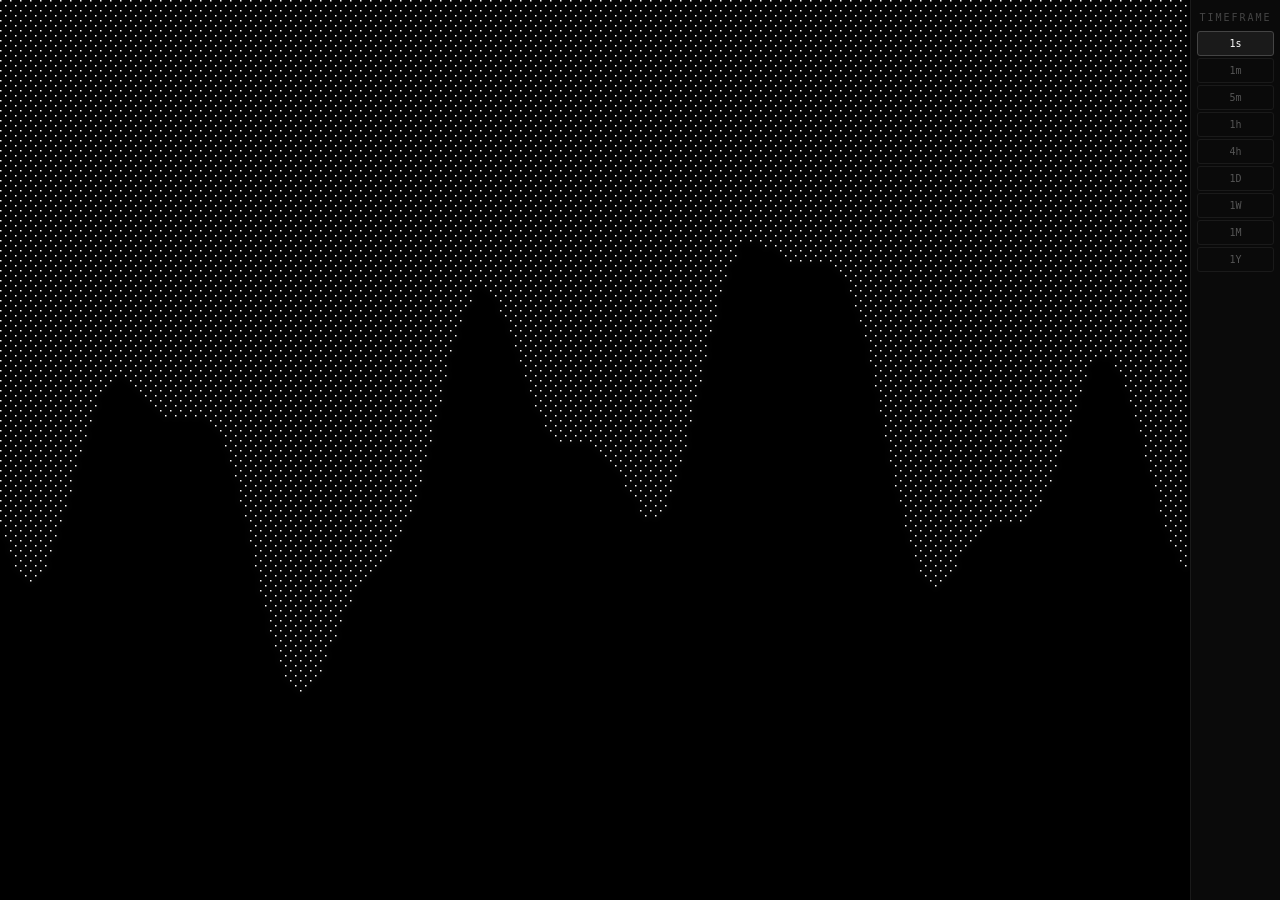
<file: dot-matrix-graph.html>
<!DOCTYPE html>
<html lang="en">
<head>
<meta charset="UTF-8">
<meta name="viewport" content="width=device-width, initial-scale=1.0">
<title>Dot-Matrix Graph</title>
<style>
*{margin:0;padding:0;box-sizing:border-box}
body{background:#000;display:flex;height:100vh;overflow:hidden;font-family:monospace}
canvas{display:block;filter:drop-shadow(0 0 3px rgba(255,255,255,.35))}
#graph-area{flex:1;position:relative}
#sidebar{width:90px;background:#0a0a0a;border-left:1px solid #1a1a1a;display:flex;flex-direction:column;padding:12px 6px;gap:2px;user-select:none}
#sidebar .label{color:#444;font-size:10px;text-align:center;margin-bottom:6px;letter-spacing:2px}
.ts-btn{background:transparent;border:1px solid #1a1a1a;color:#555;padding:6px 4px;font-size:10px;cursor:pointer;border-radius:3px;text-align:center;transition:all .15s;font-family:inherit}
.ts-btn:hover{border-color:#333;color:#999}
.ts-btn.active{background:#1a1a1a;color:#fff;border-color:#444}
</style>
</head>
<body>
<div id="graph-area"><canvas id="c"></canvas></div>
<div id="sidebar"><div class="label">TIMEFRAME</div></div>
<script>
const C=document.getElementById('c'),X=C.getContext('2d'),A=document.getElementById('graph-area'),S=document.getElementById('sidebar')
const TS=[{id:'1s',l:'1s',hz:3,sp:0.08,amp:0.9,w:6},{id:'1m',l:'1m',hz:1.5,sp:0.05,amp:0.8,w:10},{id:'5m',l:'5m',hz:0.8,sp:0.03,amp:0.7,w:14},{id:'1h',l:'1h',hz:0.3,sp:0.015,amp:0.6,w:20},{id:'4h',l:'4h',hz:0.12,sp:0.008,amp:0.5,w:28},{id:'1D',l:'1D',hz:0.04,sp:0.003,amp:0.4,w:40},{id:'1W',l:'1W',hz:0.015,sp:0.001,amp:0.3,w:55},{id:'1M',l:'1M',hz:0.004,sp:0.0004,amp:0.25,w:75},{id:'1Y',l:'1Y',hz:0.0008,sp:0.00008,amp:0.18,w:100}]
let cs=TS[0],pks=[],t=0,G=5
TS.forEach(ts=>{const b=document.createElement('button');b.className='ts-btn'+(ts===cs?' active':'');b.textContent=ts.l;b.onclick=()=>{document.querySelectorAll('.ts-btn').forEach(x=>x.classList.remove('active'));b.classList.add('active');cs=ts;pks=[]};S.appendChild(b)})
function R(){const r=A.getBoundingClientRect();C.width=r.width*devicePixelRatio;C.height=r.height*devicePixelRatio;C.style.width=r.width+'px';C.style.height=r.height+'px';X.scale(devicePixelRatio,devicePixelRatio)}
window.addEventListener('resize',R);R()
function Gs(x,c,w){return Math.exp(-((x-c)**2)/(2*w*w))}
function V(x,w){let v=Math.sin(x*.02+t*cs.hz)*.35+Math.sin(x*.007+t*cs.hz*.6)*.25+Math.sin(x*.05+t*cs.hz*1.3)*.1;for(const p of pks)v+=p.amp*Gs(x,p.c,p.w)*p.life;return v}
function Sp(w){if(Math.random()<cs.sp)pks.push({c:Math.random()*w,amp:cs.amp*(.4+Math.random()*.6),w:cs.w*(.5+Math.random()*.8),life:1,decay:.002+Math.random()*.006});for(let i=pks.length-1;i>=0;i--){pks[i].life-=pks[i].decay;if(pks[i].life<=0)pks.splice(i,1)}}
function D(){const w=A.getBoundingClientRect().width,h=A.getBoundingClientRect().height;R();X.clearRect(0,0,w,h);Sp(w);const my=h/2,cols=Math.floor(w/G),vals=new Float32Array(cols);for(let i=0;i<cols;i++)vals[i]=V(i*G,w);X.fillStyle='#fff';for(let cx=0;cx<cols;cx++){const wy=my-vals[cx]*my*.85,dr=Math.floor(wy/G);for(let ry=0;ry<dr;ry++){const y=ry*G;if((cx+ry)%2===0)X.fillRect(cx*G,y,1.5,1.5)}}t++;requestAnimationFrame(D)}
D()
</script>
</body>
</html>
</file>
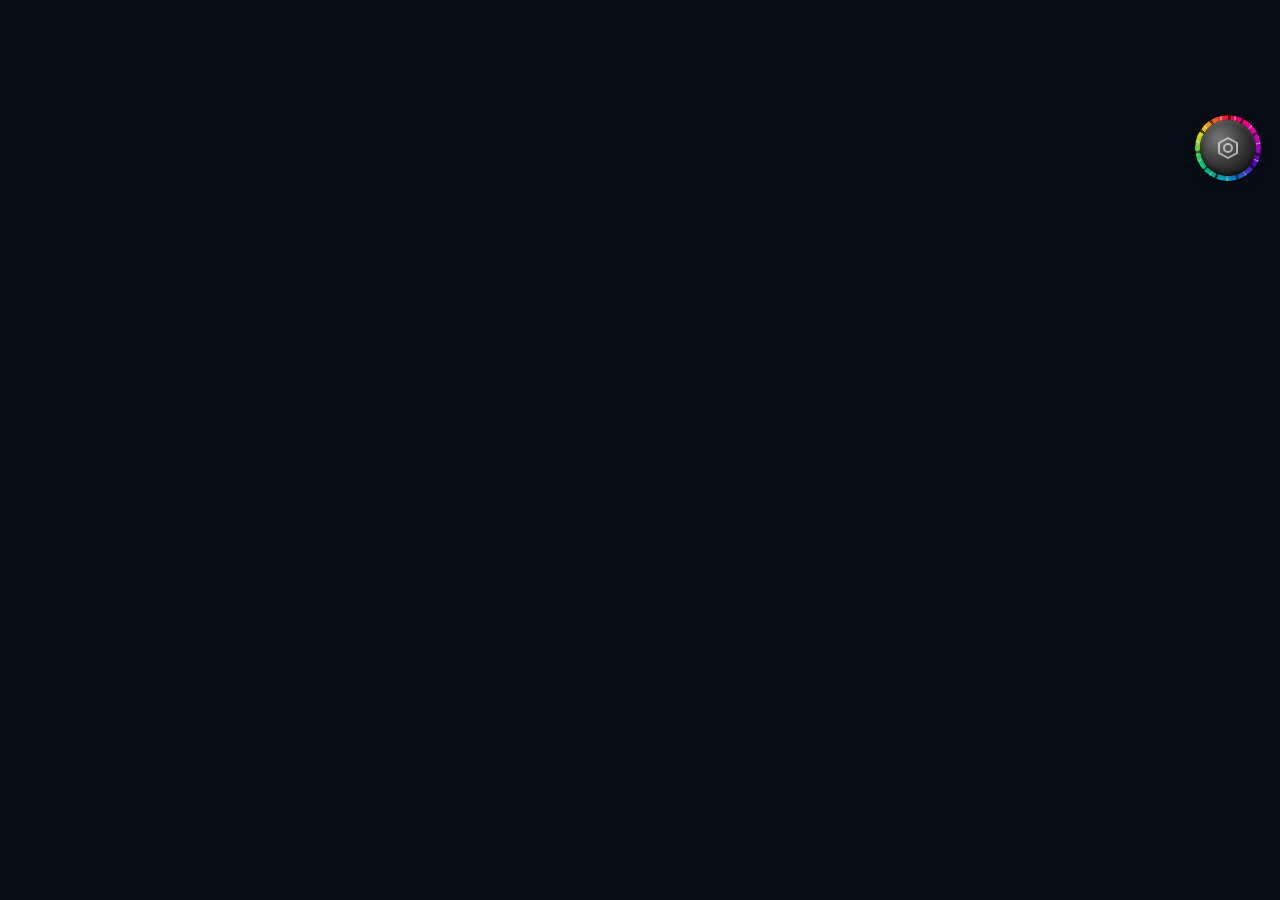
<file: lava-button.html>
<!DOCTYPE html>
<html lang="en"><head><meta charset="UTF-8"><meta name="viewport" content="width=device-width,initial-scale=1.0"><title>Lava Hub</title><style>
*{margin:0;padding:0;box-sizing:border-box}
body{background:#080c14;min-height:100vh;font-family:system-ui,sans-serif}
#lavaNav{position:fixed;top:120px;right:24px;z-index:9999;width:56px;height:56px;display:flex;align-items:center;justify-content:center;cursor:grab;user-select:none}
#lavaNav:active{cursor:grabbing}
.rainbow-halo{position:absolute;z-index:1;width:66px;height:66px;border-radius:50%;left:-5px;top:-5px;padding:5px;background:conic-gradient(#ff0040,#ff00c8,#7300ff,#00ccff,#00ff88,#ffea00,#ff0040);animation:haloSpin var(--ring-speed,4s) linear infinite;-webkit-mask:linear-gradient(#000 0 0) content-box,linear-gradient(#000 0 0);-webkit-mask-composite:xor;mask-composite:exclude;filter:blur(.5px)}
.rainbow-halo::before{content:"";position:absolute;inset:-5px;border-radius:50%;background:repeating-conic-gradient(rgba(0,0,0,.7) 0deg 5deg,transparent 5deg 12deg,rgba(255,255,255,.5) 12deg 15deg,transparent 15deg 25deg,rgba(0,0,0,.6) 25deg 30deg,transparent 30deg 45deg,rgba(255,255,255,.4) 45deg 48deg,transparent 48deg 60deg,rgba(0,0,0,.5) 60deg 65deg,transparent 65deg 80deg,rgba(255,255,255,.5) 80deg 83deg,transparent 83deg 100deg);animation:squirmSpin 2.7s linear infinite;pointer-events:none}
@keyframes haloSpin{to{transform:rotate(360deg)}}
@keyframes squirmSpin{to{transform:rotate(-360deg)}}
.lava-core{position:relative;z-index:3;width:56px;height:56px;border-radius:50%;border:none;cursor:pointer;background:radial-gradient(circle at 35% 35%,#6b6b6b,#2a2a2a 60%,#111);box-shadow:inset 0 2px 3px rgba(255,255,255,.15),inset 0 -2px 4px rgba(0,0,0,.6),0 4px 12px rgba(0,0,0,.5);display:grid;place-items:center;transition:transform .2s}
.lava-core:hover{transform:scale(1.05);box-shadow:inset 0 3px 5px rgba(255,255,255,.25),inset 0 -3px 6px rgba(0,0,0,.7),0 0 16px rgba(255,255,255,.1),0 6px 18px rgba(0,0,0,.6)}
.lava-core svg{width:24px;height:24px;fill:none;stroke:rgba(255,255,255,.6);stroke-width:2;stroke-linecap:round;stroke-linejoin:round}
.lava-core::before{content:"";position:absolute;width:85%;height:85%;border-radius:50%;background:radial-gradient(circle at 25% 20%,rgba(255,255,255,.1),transparent 50%);filter:blur(3px);pointer-events:none}
.lava-sats{position:absolute;inset:-40px;pointer-events:none}
.moon{position:absolute;left:50%;top:50%;opacity:0;pointer-events:none;transform:translate(-50%,-50%) rotate(var(--angle,-90deg)) translateY(calc(var(--dist,0px)*-1)) scale(.3);transition:transform .5s cubic-bezier(.22,.61,.36,1),opacity .25s .1s;width:38px;height:38px;padding:0;border-radius:50%;border:1px solid rgba(255,255,255,.15);background:linear-gradient(180deg,#4a4a4a,#333 15%,#252525 50%,#1a1a1a 90%,#111);color:transparent;font-size:0;font-weight:600;cursor:pointer;box-shadow:inset 0 1px 2px rgba(255,255,255,.08),inset 0 -2px 4px rgba(0,0,0,.5),0 4px 10px rgba(0,0,0,.4);font-family:inherit;overflow:hidden;display:flex;align-items:center;justify-content:center}
.moon::before{content:"";position:absolute;inset:-16px;border-radius:50%;pointer-events:auto}
.moon svg{flex-shrink:0;width:18px;height:18px;fill:none;stroke:rgba(255,255,255,.6);stroke-width:2;stroke-linecap:round;stroke-linejoin:round}
#lavaNav:hover .moon,.lava-sats:hover .moon{--dist:80px;opacity:1;pointer-events:auto;transform:translate(-50%,-50%) rotate(var(--angle)) translateY(calc(80px*-1)) scale(1);transition:transform .5s cubic-bezier(.22,.61,.36,1),opacity .15s}
.moon:nth-child(1){transition-delay:0s,0s}
.moon:nth-child(2){transition-delay:.04s,.04s}
.moon:nth-child(3){transition-delay:.08s,.08s}
#lavaNav:not(:hover) .moon:not(:hover),.lava-sats:not(:hover) .moon:not(:hover){--dist:0px;opacity:0;pointer-events:none;transform:translate(-50%,-50%) rotate(var(--angle)) translateY(0) scale(.3);transition-delay:0s,.25s}
.moon:hover{width:auto;height:auto;min-width:38px;border-radius:999px;padding:8px 16px;color:rgba(255,255,255,.7);font-size:12px;gap:8px;background:linear-gradient(180deg,#555,#3a3a3a 20%,#2a2a2a 60%,#1a1a1a 90%,#111);border-color:rgba(255,255,255,.3)}
.moon:hover svg{width:16px;height:16px}
.moon::after{content:attr(data-label);opacity:0;transition:opacity .2s}
.moon:hover::after{opacity:1}
</style></head><body><div id="lavaNav"><div class="rainbow-halo"></div><div class="lava-core"><svg viewBox="0 0 24 24"><polygon points="12 2 3 7 3 17 12 22 21 17 21 7"/><circle cx="12" cy="12" r="4"/></svg></div><div class="lava-sats"><button class="moon moon-return" data-label="Return"><svg viewBox="0 0 24 24"><polyline points="15 18 9 12 15 6"/></svg></button><button class="moon moon-home" data-label="Home"><svg viewBox="0 0 24 24"><path d="M3 9l9-7 9 7v11a2 2 0 0 1-2 2H5a2 2 0 0 1-2-2z"/><polyline points="9 22 9 12 15 12 15 22"/></svg></button><button class="moon moon-report" data-label="Report"><svg viewBox="0 0 24 24"><path d="M14 2H6a2 2 0 0 0-2 2v16a2 2 0 0 0 2 2h12a2 2 0 0 0 2-2V8z"/><polyline points="14 2 14 8 20 8"/></svg></button></div></div>
<script>
(function(){var nav=document.getElementById("lavaNav"),sats=document.querySelectorAll(".moon"),dragging=!1,startX,startY,origLeft,origTop,deadzone=5;function adjustAngles(){var r=nav.getBoundingClientRect(),cx=r.left+r.width/2,cy=r.top+r.height/2,scx=window.innerWidth/2,scy=window.innerHeight/2,tx=scx-cx,ty=scy-cy,base=Math.atan2(ty,tx)*180/Math.PI,dist=80,ang=[base-25,base,base+25],minGap=40;for(var p=0;p<3;p++)for(var i=0;i<3;i++)for(var j=i+1;j<3;j++){var d=ang[i]-ang[j];if(Math.abs(d)<minGap){var push=(minGap-Math.abs(d))/2;d>0?(ang[i]+=push,ang[j]-=push):(ang[i]-=push,ang[j]+=push)}}for(var k=0;k<3;k++){var ax=cx+dist*Math.cos(ang[k]*Math.PI/180),ay=cy+dist*Math.sin(ang[k]*Math.PI/180);ax<60&&(ang[k]+=10);ax>window.innerWidth-60&&(ang[k]-=10);ay<60&&(ang[k]+=10);ay>window.innerHeight-60&&(ang[k]-=10)}sats.forEach(function(s,i){s.style.setProperty("--angle",ang[i]+"deg");s.style.setProperty("--dist",dist+"px")})}adjustAngles();window.addEventListener("resize",adjustAngles);function cycleSpeed(){var h=nav.querySelector(".rainbow-halo");if(!h)return;h.style.setProperty("--ring-speed",["2s","2.5s","3s","3.5s","4.5s","5s","6s"][Math.floor(Math.random()*7)]);window._cycleTimer=setTimeout(cycleSpeed,2000+Math.random()*4000)}cycleSpeed();document.addEventListener("visibilitychange",function(){document.hidden?clearTimeout(window._cycleTimer):cycleSpeed()});nav.addEventListener("mousedown",function(e){if(e.target.closest(".moon"))return;dragging=!0;startX=e.clientX;startY=e.clientY;var r=nav.getBoundingClientRect();origLeft=r.left;origTop=r.top;nav.style.transition="none";e.preventDefault()});document.addEventListener("mousemove",function(e){if(!dragging)return;var dx=e.clientX-startX,dy=e.clientY-startY;nav.style.left=(origLeft+dx)+"px";nav.style.top=(origTop+dy)+"px";nav.style.right="auto";nav.style.bottom="auto";adjustAngles()});document.addEventListener("mouseup",function(){if(!dragging)return;var r=nav.getBoundingClientRect(),dist=Math.sqrt(Math.pow(r.left-origLeft,2)+Math.pow(r.top-origTop,2));nav.style.transition="";dist>deadzone&&adjustAngles();dragging=!1});nav.addEventListener("touchstart",function(e){if(e.target.closest(".moon"))return;dragging=!0;startX=e.touches[0].clientX;startY=e.touches[0].clientY;var r=nav.getBoundingClientRect();origLeft=r.left;origTop=r.top;nav.style.transition="none"},{passive:!1});document.addEventListener("touchmove",function(e){if(!dragging)return;var dx=e.touches[0].clientX-startX,dy=e.touches[0].clientY-startY;nav.style.left=(origLeft+dx)+"px";nav.style.top=(origTop+dy)+"px";nav.style.right="auto";nav.style.bottom="auto";adjustAngles()},{passive:!1});document.addEventListener("touchend",function(){if(!dragging)return;var r=nav.getBoundingClientRect(),dist=Math.sqrt(Math.pow(r.left-origLeft,2)+Math.pow(r.top-origTop,2));nav.style.transition="";dist>deadzone&&adjustAngles();dragging=!1});document.querySelector(".moon-return").addEventListener("click",function(e){e.stopPropagation();history.back()});document.querySelector(".moon-home").addEventListener("click",function(e){e.stopPropagation();location.href="/app.html"});document.querySelector(".moon-report").addEventListener("click",function(e){e.stopPropagation();alert("Reports")})})();
</script></body></html>
</file>
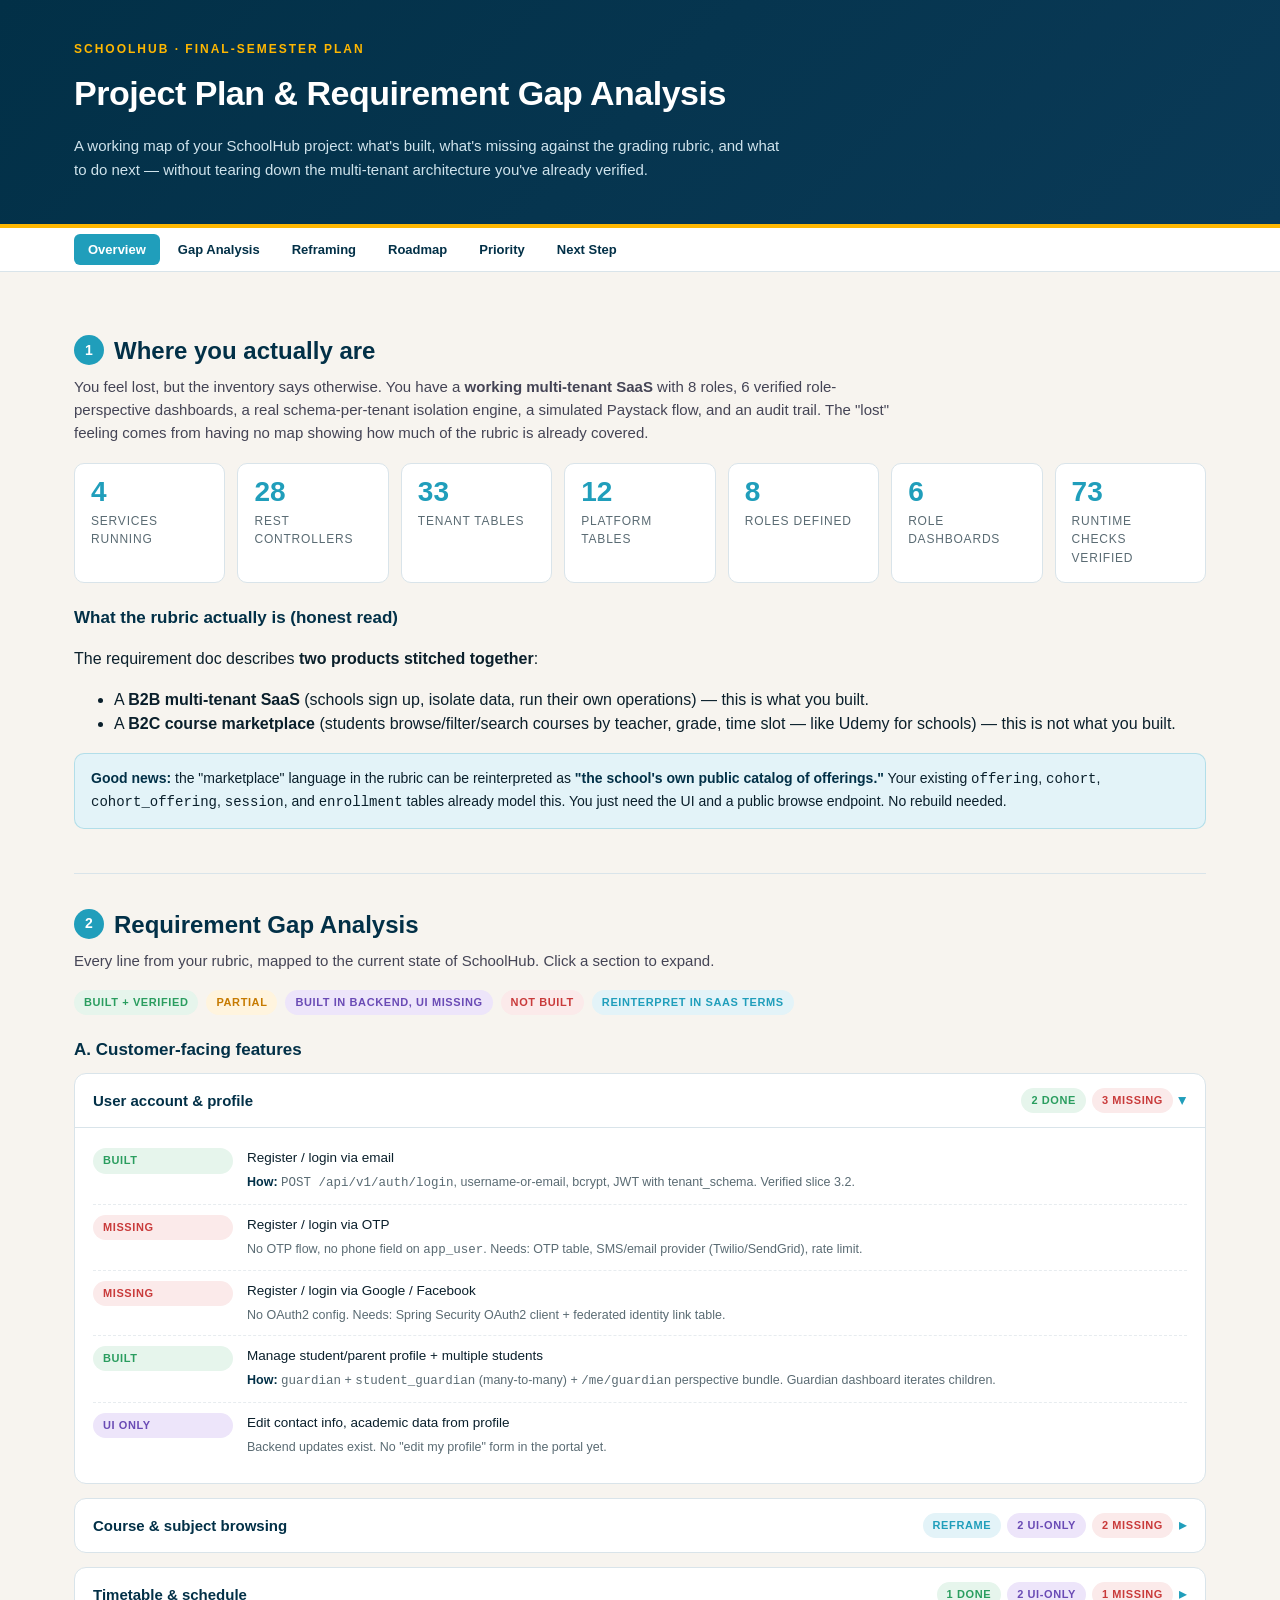
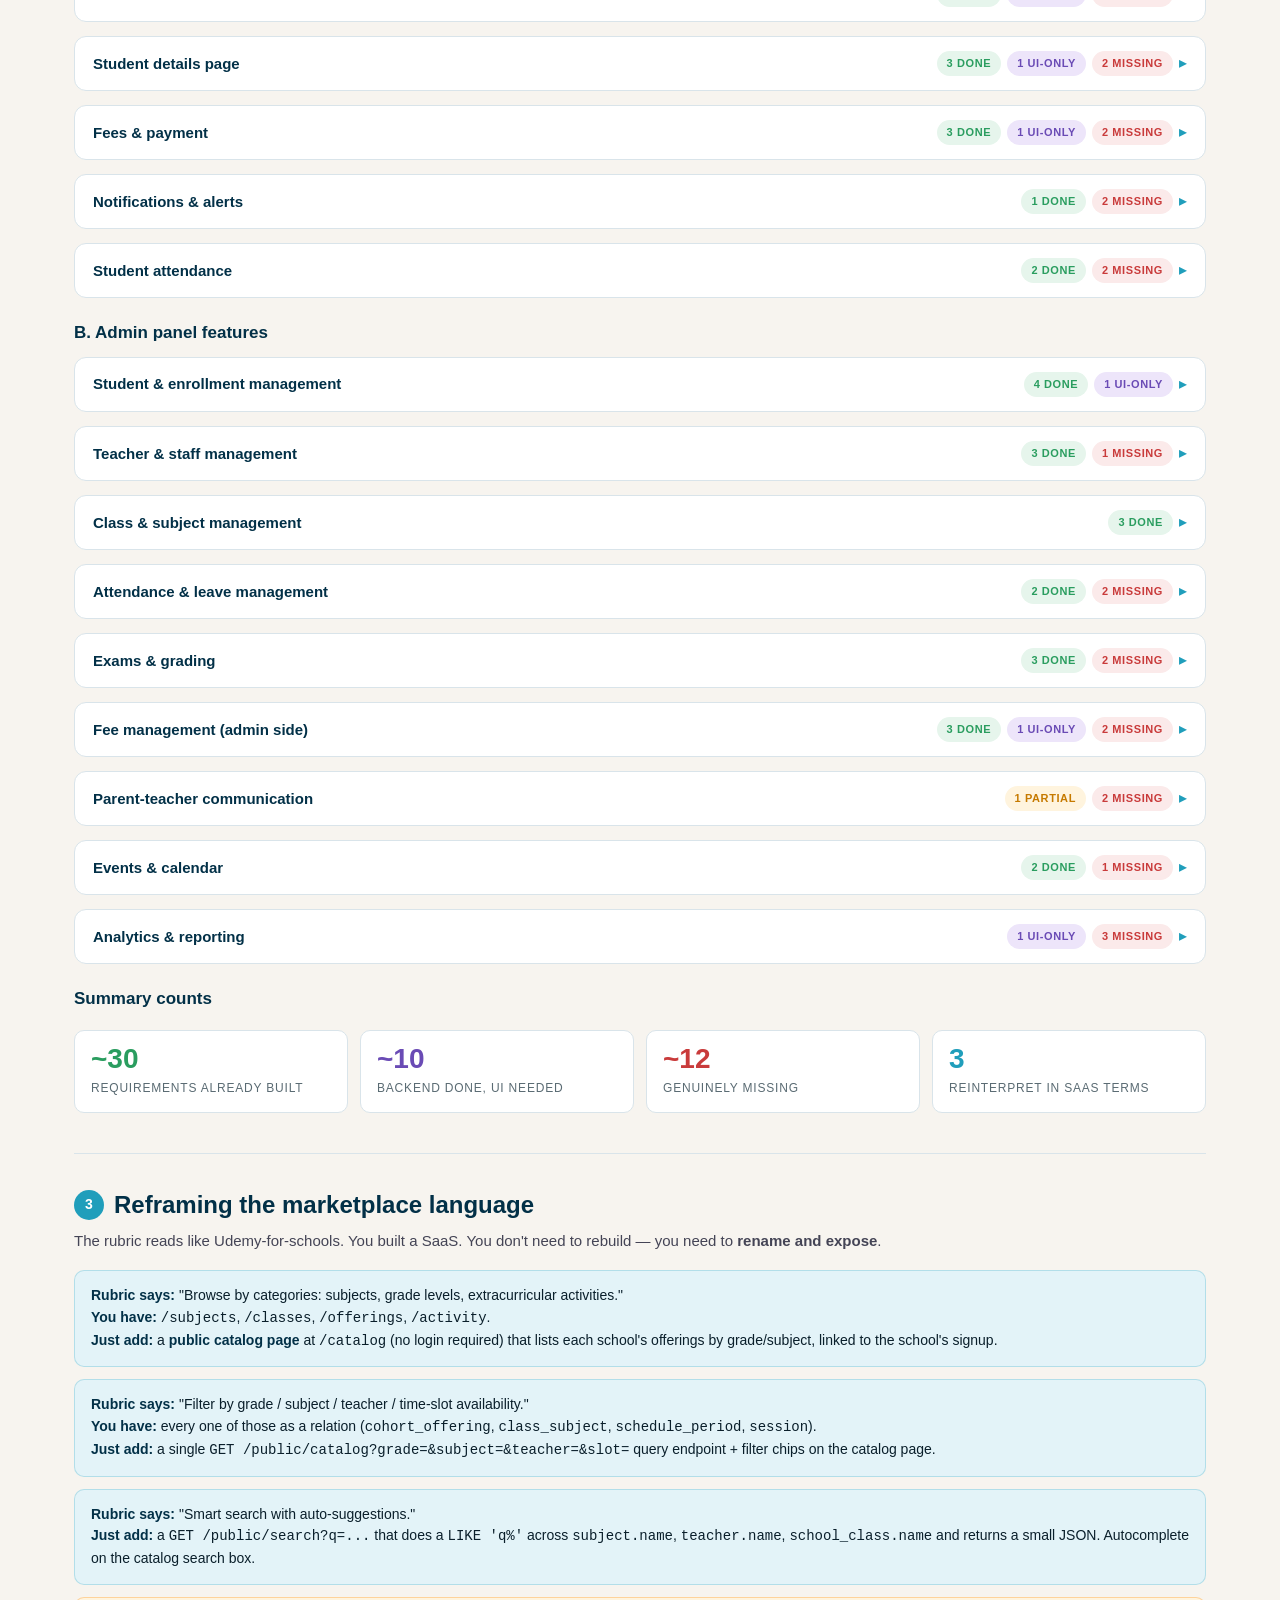
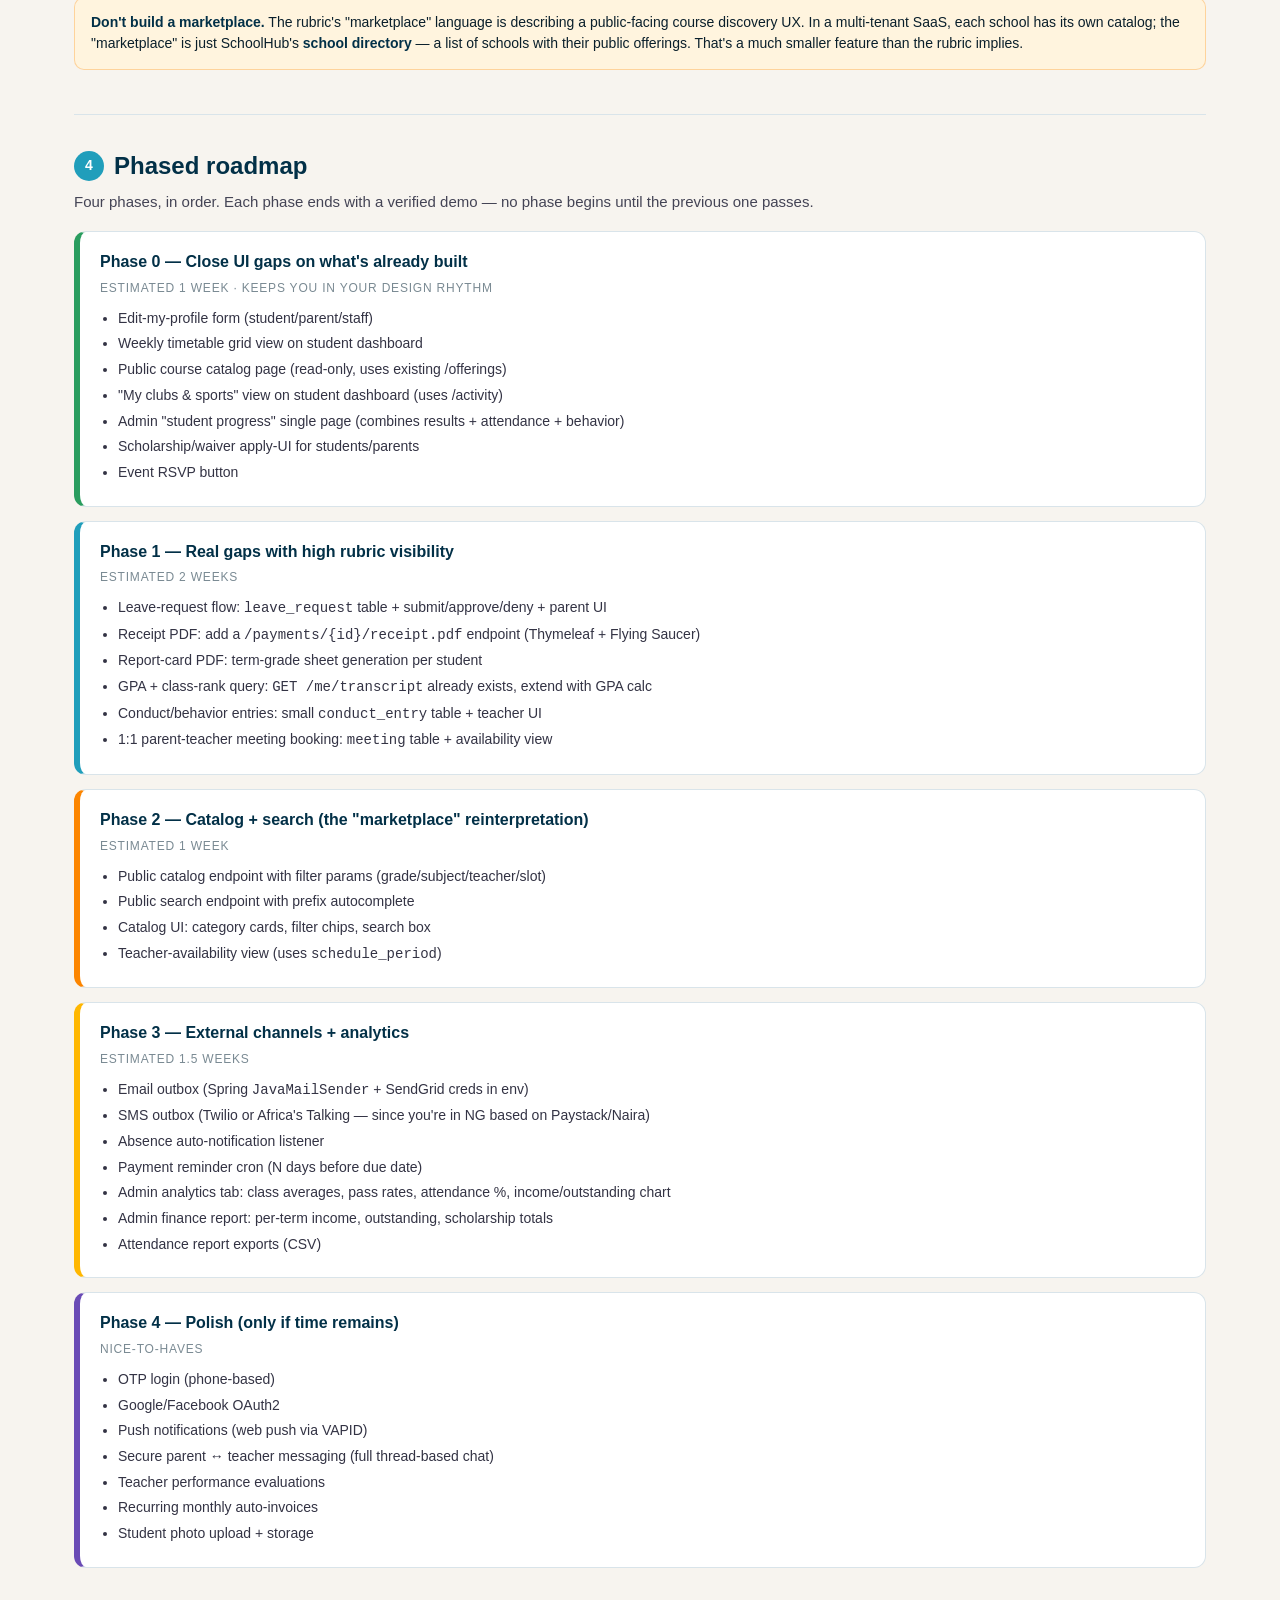
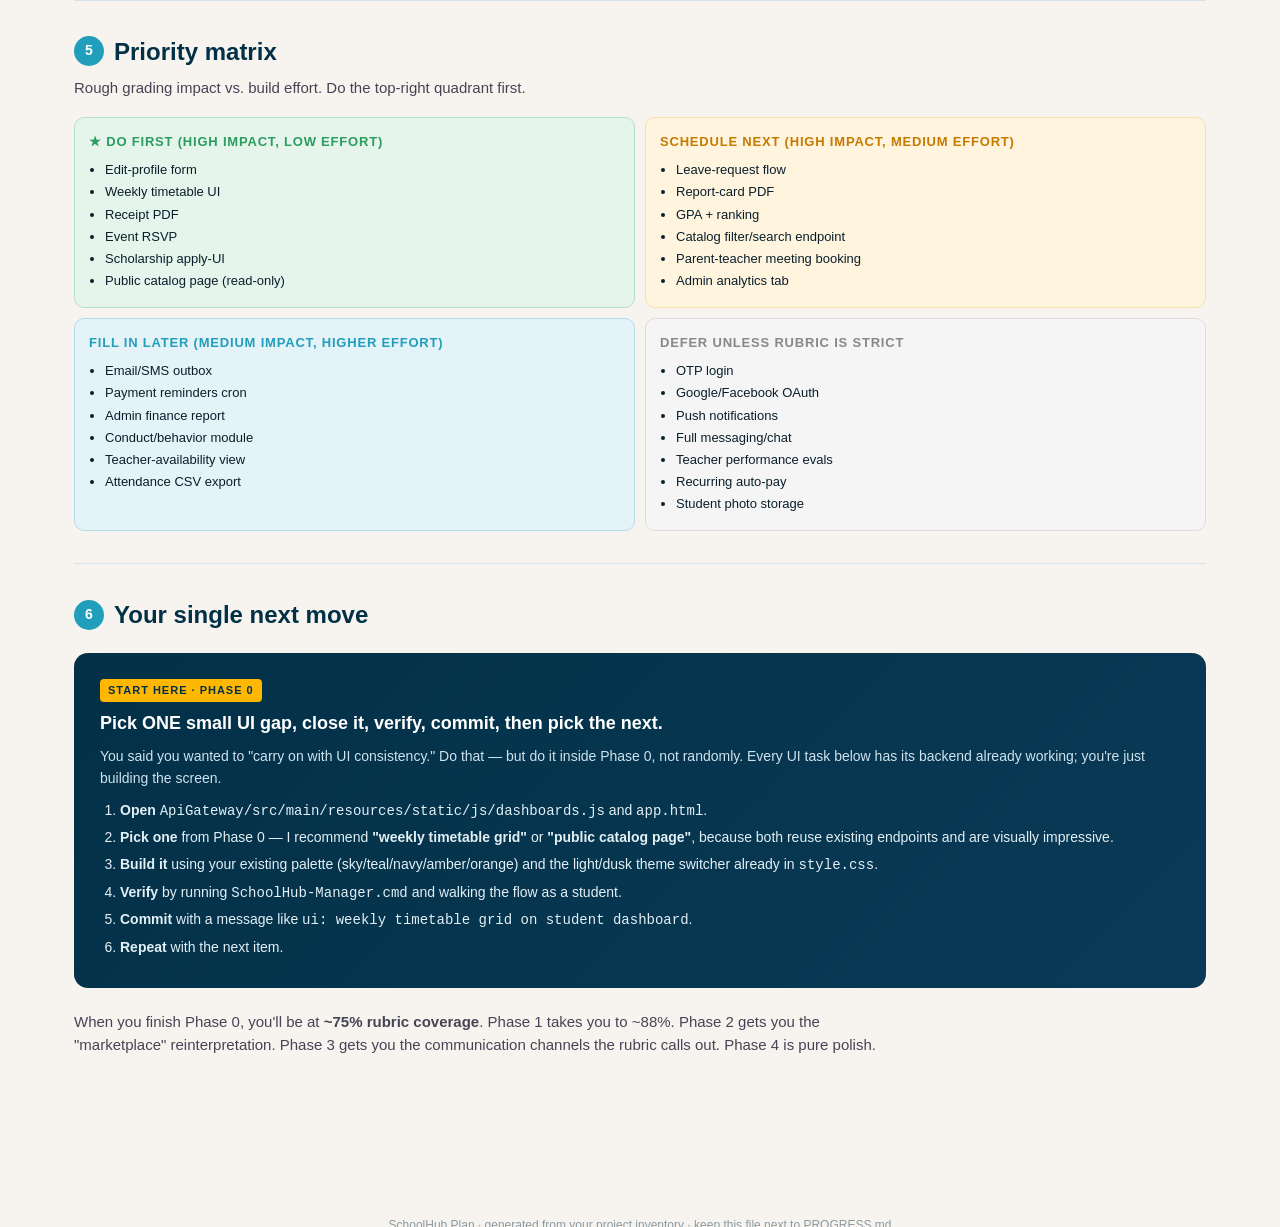
<file: project-plan.html>
<!DOCTYPE html>
<html lang="en">
<head>
<meta charset="UTF-8" />
<meta name="viewport" content="width=device-width, initial-scale=1.0" />
<title>SchoolHub — Project Plan & Gap Analysis</title>
<style>
  :root{
    --sky:#8ECAE6;
    --teal:#209EBB;
    --navy:#023047;
    --amber:#FFB701;
    --orange:#FC8500;
    --cream:#F7F4EF;
    --ink:#0A1F2B;
    --line:#D9E4EA;
    --done:#2A9D5F;
    --done-bg:#E6F5EC;
    --partial:#C67A00;
    --partial-bg:#FFF4DE;
    --missing:#C93B3B;
    --missing-bg:#FBEAEA;
    --reframe:#209EBB;
    --reframe-bg:#E3F3F8;
    --ui:#6A4BB5;
    --ui-bg:#EDE5FA;
  }
  *{box-sizing:border-box}
  html,body{margin:0;padding:0}
  body{
    font-family:-apple-system,BlinkMacSystemFont,"Segoe UI",Roboto,sans-serif;
    background:var(--cream);
    color:var(--ink);
    line-height:1.55;
  }
  a{color:var(--teal);text-decoration:none}
  a:hover{text-decoration:underline}

  /* Layout */
  .shell{max-width:1180px;margin:0 auto;padding:28px 24px 80px}
  header.top{
    background:linear-gradient(135deg,var(--navy) 0%,#0A3A57 100%);
    color:#fff;
    padding:36px 0 28px;
    border-bottom:4px solid var(--amber);
  }
  header.top .shell{padding-top:0;padding-bottom:0}
  .eyebrow{
    display:inline-block;
    font-size:12px;letter-spacing:2px;text-transform:uppercase;
    color:var(--amber);font-weight:600;margin-bottom:8px;
  }
  h1{font-size:34px;margin:0 0 8px;font-weight:700;letter-spacing:-0.5px}
  .sub{color:#cfe3ec;font-size:15px;max-width:720px}

  /* Nav */
  nav.nav{
    position:sticky;top:0;z-index:10;
    background:#fff;border-bottom:1px solid var(--line);
  }
  nav.nav .shell{display:flex;gap:4px;padding-top:6px;padding-bottom:6px;flex-wrap:wrap}
  nav.nav button{
    background:transparent;border:0;cursor:pointer;
    padding:8px 14px;border-radius:6px;
    font-size:13px;font-weight:600;color:var(--navy);
    transition:background .15s;
  }
  nav.nav button:hover{background:var(--sky);background:rgba(142,202,230,.25)}
  nav.nav button.active{background:var(--teal);color:#fff}

  /* Sections */
  section{padding:32px 0;border-bottom:1px solid var(--line)}
  section:last-of-type{border-bottom:0}
  h2{
    font-size:24px;margin:0 0 6px;color:var(--navy);
    display:flex;align-items:center;gap:10px;
  }
  h2 .num{
    display:inline-flex;align-items:center;justify-content:center;
    width:30px;height:30px;border-radius:50%;
    background:var(--teal);color:#fff;font-size:14px;font-weight:700;
  }
  h3{font-size:17px;margin:22px 0 10px;color:var(--navy)}
  p.lead{color:#445;font-size:15px;margin:0 0 18px;max-width:820px}

  /* Stats */
  .stats{
    display:grid;grid-template-columns:repeat(auto-fit,minmax(150px,1fr));
    gap:12px;margin:18px 0 8px;
  }
  .stat{
    background:#fff;border:1px solid var(--line);border-radius:10px;
    padding:14px 16px;
  }
  .stat .n{font-size:28px;font-weight:700;color:var(--teal);line-height:1}
  .stat .l{font-size:12px;color:#5a6b73;margin-top:6px;text-transform:uppercase;letter-spacing:.8px}

  /* Legend */
  .legend{
    display:flex;flex-wrap:wrap;gap:8px;margin:16px 0 8px;
  }
  .pill{
    display:inline-block;font-size:11px;font-weight:600;
    padding:4px 10px;border-radius:999px;text-transform:uppercase;letter-spacing:.6px;
  }
  .pill.done{background:var(--done-bg);color:var(--done)}
  .pill.partial{background:var(--partial-bg);color:var(--partial)}
  .pill.missing{background:var(--missing-bg);color:var(--missing)}
  .pill.ui{background:var(--ui-bg);color:var(--ui)}
  .pill.reframe{background:var(--reframe-bg);color:var(--reframe)}

  /* Gap matrix */
  .gap-group{
    background:#fff;border:1px solid var(--line);border-radius:12px;
    margin-bottom:14px;overflow:hidden;
  }
  .gap-head{
    padding:14px 18px;cursor:pointer;display:flex;align-items:center;
    justify-content:space-between;gap:12px;
    transition:background .15s;
  }
  .gap-head:hover{background:#f4f8fa}
  .gap-title{font-weight:700;color:var(--navy);font-size:15px}
  .gap-count{display:flex;gap:6px;flex-wrap:wrap;align-items:center}
  .gap-body{
    padding:0 18px 16px;display:none;
    border-top:1px solid var(--line);
  }
  .gap-group.open .gap-body{display:block}
  .gap-head .chev{color:var(--teal);transition:transform .2s}
  .gap-group.open .chev{transform:rotate(90deg)}

  ul.gap-list{list-style:none;padding:0;margin:10px 0 0}
  li.gap{
    padding:10px 0;border-bottom:1px dashed #e7ecef;
    display:grid;grid-template-columns:140px 1fr;gap:14px;
    align-items:start;
  }
  li.gap:last-child{border-bottom:0}
  .gap .req{font-size:13.5px;color:var(--ink)}
  .gap .status{display:flex;align-items:center;gap:8px;flex-wrap:wrap}
  .gap .note{font-size:12.5px;color:#5a6b73;margin-top:4px;grid-column:2}
  .gap .note b{color:var(--navy)}

  /* Roadmap */
  .phases{display:grid;gap:14px;margin-top:16px}
  .phase{
    background:#fff;border:1px solid var(--line);border-radius:12px;
    padding:18px 20px;border-left:6px solid var(--teal);
    position:relative;
  }
  .phase.p0{border-left-color:var(--done)}
  .phase.p1{border-left-color:var(--teal)}
  .phase.p2{border-left-color:var(--orange)}
  .phase.p3{border-left-color:var(--amber)}
  .phase.p4{border-left-color:var(--ui)}
  .phase h4{margin:0 0 4px;font-size:16px;color:var(--navy)}
  .phase .dur{font-size:12px;color:#7a8a93;text-transform:uppercase;letter-spacing:.8px;margin-bottom:10px}
  .phase ul{margin:6px 0 0;padding-left:18px}
  .phase li{margin:4px 0;font-size:14px;color:#334}

  /* Reframe callouts */
  .callout{
    background:var(--reframe-bg);border:1px solid rgba(32,158,187,.25);
    border-radius:10px;padding:14px 16px;margin:12px 0;
    font-size:14px;
  }
  .callout b{color:var(--navy)}
  .callout.warn{background:var(--partial-bg);border-color:rgba(252,133,0,.3)}

  /* Next step */
  .next{
    background:linear-gradient(135deg,var(--navy),#0A3A57);
    color:#fff;border-radius:14px;padding:24px 26px;margin-top:20px;
  }
  .next h3{color:#fff;margin:0 0 8px;font-size:18px}
  .next .tag{
    display:inline-block;background:var(--amber);color:var(--navy);
    font-size:11px;font-weight:700;padding:3px 8px;border-radius:4px;
    text-transform:uppercase;letter-spacing:1px;margin-bottom:8px;
  }
  .next ol{margin:8px 0 0;padding-left:20px}
  .next li{margin:5px 0;font-size:14px;color:#e3f0f5}

  /* Priority matrix */
  .matrix{
    display:grid;grid-template-columns:1fr 1fr;gap:10px;margin-top:12px;
  }
  .quad{
    border:1px solid var(--line);border-radius:10px;padding:14px;
    background:#fff;min-height:160px;
  }
  .quad h5{
    margin:0 0 8px;font-size:13px;text-transform:uppercase;
    letter-spacing:.8px;color:var(--navy);
  }
  .quad.do-first{background:#E6F5EC;border-color:#b7dfc8}
  .quad.do-first h5{color:var(--done)}
  .quad.schedule{background:#FFF4DE;border-color:#f4e0a8}
  .quad.schedule h5{color:var(--partial)}
  .quad.fillin{background:#E3F3F8;border-color:#b6dbe7}
  .quad.fillin h5{color:var(--teal)}
  .quad.skip{background:#f5f5f5;border-color:#ddd}
  .quad.skip h5{color:#888}
  .quad ul{margin:0;padding-left:16px;font-size:13px}
  .quad li{margin:2px 0}

  footer.foot{
    text-align:center;padding:30px 0 10px;color:#8a9aa3;font-size:12px;
  }

  @media (max-width:640px){
    h1{font-size:26px}
    li.gap{grid-template-columns:1fr}
    .matrix{grid-template-columns:1fr}
  }
</style>
</head>
<body>

<header class="top">
  <div class="shell">
    <span class="eyebrow">SchoolHub · Final-semester Plan</span>
    <h1>Project Plan & Requirement Gap Analysis</h1>
    <p class="sub">A working map of your SchoolHub project: what's built, what's missing against the grading rubric, and what to do next — without tearing down the multi-tenant architecture you've already verified.</p>
  </div>
</header>

<nav class="nav">
  <div class="shell">
    <button class="active" data-target="overview">Overview</button>
    <button data-target="gap">Gap Analysis</button>
    <button data-target="reframe">Reframing</button>
    <button data-target="roadmap">Roadmap</button>
    <button data-target="priority">Priority</button>
    <button data-target="next">Next Step</button>
  </div>
</nav>

<div class="shell">

  <!-- OVERVIEW -->
  <section id="overview">
    <h2><span class="num">1</span> Where you actually are</h2>
    <p class="lead">You feel lost, but the inventory says otherwise. You have a <b>working multi-tenant SaaS</b> with 8 roles, 6 verified role-perspective dashboards, a real schema-per-tenant isolation engine, a simulated Paystack flow, and an audit trail. The "lost" feeling comes from having no map showing how much of the rubric is already covered.</p>

    <div class="stats">
      <div class="stat"><div class="n">4</div><div class="l">Services running</div></div>
      <div class="stat"><div class="n">28</div><div class="l">REST controllers</div></div>
      <div class="stat"><div class="n">33</div><div class="l">Tenant tables</div></div>
      <div class="stat"><div class="n">12</div><div class="l">Platform tables</div></div>
      <div class="stat"><div class="n">8</div><div class="l">Roles defined</div></div>
      <div class="stat"><div class="n">6</div><div class="l">Role dashboards</div></div>
      <div class="stat"><div class="n">73</div><div class="l">Runtime checks verified</div></div>
    </div>

    <h3>What the rubric actually is (honest read)</h3>
    <p>The requirement doc describes <b>two products stitched together</b>:</p>
    <ul>
      <li>A <b>B2B multi-tenant SaaS</b> (schools sign up, isolate data, run their own operations) — this is what you built.</li>
      <li>A <b>B2C course marketplace</b> (students browse/filter/search courses by teacher, grade, time slot — like Udemy for schools) — this is not what you built.</li>
    </ul>
    <div class="callout">
      <b>Good news:</b> the "marketplace" language in the rubric can be reinterpreted as <b>"the school's own public catalog of offerings."</b> Your existing <code>offering</code>, <code>cohort</code>, <code>cohort_offering</code>, <code>session</code>, and <code>enrollment</code> tables already model this. You just need the UI and a public browse endpoint. No rebuild needed.
    </div>
  </section>

  <!-- GAP ANALYSIS -->
  <section id="gap">
    <h2><span class="num">2</span> Requirement Gap Analysis</h2>
    <p class="lead">Every line from your rubric, mapped to the current state of SchoolHub. Click a section to expand.</p>

    <div class="legend">
      <span class="pill done">Built + verified</span>
      <span class="pill partial">Partial</span>
      <span class="pill ui">Built in backend, UI missing</span>
      <span class="pill missing">Not built</span>
      <span class="pill reframe">Reinterpret in SaaS terms</span>
    </div>

    <!-- CUSTOMER-FACING -->
    <h3>A. Customer-facing features</h3>

    <div class="gap-group open">
      <div class="gap-head">
        <span class="gap-title">User account & profile</span>
        <div class="gap-count">
          <span class="pill done">2 done</span>
          <span class="pill missing">3 missing</span>
          <span class="chev">▸</span>
        </div>
      </div>
      <div class="gap-body">
        <ul class="gap-list">
          <li class="gap">
            <span class="pill done">Built</span>
            <div>
              <div class="req">Register / login via email</div>
              <div class="note"><b>How:</b> <code>POST /api/v1/auth/login</code>, username-or-email, bcrypt, JWT with tenant_schema. Verified slice 3.2.</div>
            </div>
          </li>
          <li class="gap">
            <span class="pill missing">Missing</span>
            <div>
              <div class="req">Register / login via OTP</div>
              <div class="note">No OTP flow, no phone field on <code>app_user</code>. Needs: OTP table, SMS/email provider (Twilio/SendGrid), rate limit.</div>
            </div>
          </li>
          <li class="gap">
            <span class="pill missing">Missing</span>
            <div>
              <div class="req">Register / login via Google / Facebook</div>
              <div class="note">No OAuth2 config. Needs: Spring Security OAuth2 client + federated identity link table.</div>
            </div>
          </li>
          <li class="gap">
            <span class="pill done">Built</span>
            <div>
              <div class="req">Manage student/parent profile + multiple students</div>
              <div class="note"><b>How:</b> <code>guardian</code> + <code>student_guardian</code> (many-to-many) + <code>/me/guardian</code> perspective bundle. Guardian dashboard iterates children.</div>
            </div>
          </li>
          <li class="gap">
            <span class="pill ui">UI only</span>
            <div>
              <div class="req">Edit contact info, academic data from profile</div>
              <div class="note">Backend updates exist. No "edit my profile" form in the portal yet.</div>
            </div>
          </li>
        </ul>
      </div>
    </div>

    <div class="gap-group">
      <div class="gap-head">
        <span class="gap-title">Course & subject browsing</span>
        <div class="gap-count">
          <span class="pill reframe">Reframe</span>
          <span class="pill ui">2 UI-only</span>
          <span class="pill missing">2 missing</span>
          <span class="chev">▸</span>
        </div>
      </div>
      <div class="gap-body">
        <div class="callout">
          <b>Reframe:</b> the rubric's "marketplace" language becomes <b>"the school's public catalog of offerings, filterable by grade/subject/teacher/time."</b> Your <code>offering</code>, <code>cohort</code>, <code>cohort_offering</code>, <code>schedule_period</code> tables already model this — you just need a public browse/search UI and a <code>GET /public/catalog</code> endpoint.
        </div>
        <ul class="gap-list">
          <li class="gap">
            <span class="pill ui">UI only</span>
            <div>
              <div class="req">Browse by categories: subjects, grade levels, extracurriculars</div>
              <div class="note"><b>Backend:</b> <code>/subjects</code>, <code>/classes</code>, <code>/offerings</code>, <code>/activity</code> all exist. Needs a public-facing "catalog" page with category cards.</div>
            </div>
          </li>
          <li class="gap">
            <span class="pill missing">Missing</span>
            <div>
              <div class="req">Filter by grade / subject / teacher / time slot</div>
              <div class="note">No filter endpoint. Needs: <code>GET /public/catalog?grade=JSS1&subject=Maths&teacher=...&slot=morning</code>.</div>
            </div>
          </li>
          <li class="gap">
            <span class="pill missing">Missing</span>
            <div>
              <div class="req">Smart search with auto-suggestions</div>
              <div class="note">No search endpoint. Needs: <code>GET /public/search?q=...</code> returning subjects, teachers, offerings matched by prefix.</div>
            </div>
          </li>
          <li class="gap">
            <span class="pill ui">UI only</span>
            <div>
              <div class="req">Teacher availability view</div>
              <div class="note"><code>schedule_period</code> + <code>session</code> exist. Needs a "teacher hours" view and a meeting-booking flow.</div>
            </div>
          </li>
        </ul>
      </div>
    </div>

    <div class="gap-group">
      <div class="gap-head">
        <span class="gap-title">Timetable & schedule</span>
        <div class="gap-count">
          <span class="pill done">1 done</span>
          <span class="pill ui">2 UI-only</span>
          <span class="pill missing">1 missing</span>
          <span class="chev">▸</span>
        </div>
      </div>
      <div class="gap-body">
        <ul class="gap-list">
          <li class="gap">
            <span class="pill ui">UI only</span>
            <div>
              <div class="req">View class schedules (daily/weekly)</div>
              <div class="note"><b>Backend:</b> <code>session</code> + <code>schedule_period</code> + <code>/sessions</code> exist. Student dashboard shows calendar events but no weekly grid view. Needs a timetable UI.</div>
            </div>
          </li>
          <li class="gap">
            <span class="pill ui">UI only</span>
            <div>
              <div class="req">Track extracurricular activities</div>
              <div class="note"><b>Backend:</b> <code>activity_event</code> + <code>/activity</code> exist. Needs a student-facing "my clubs & sports" view.</div>
            </div>
          </li>
          <li class="gap">
            <span class="pill done">Built</span>
            <div>
              <div class="req">Events calendar</div>
              <div class="note"><code>calendar_event</code> + <code>/events</code> + agenda list on every role dashboard. Verified slice 2.</div>
            </div>
          </li>
          <li class="gap">
            <span class="pill missing">Missing</span>
            <div>
              <div class="req">Set reminders (push / email alerts)</div>
              <div class="note"><code>notification</code> exists but no scheduling/reminder engine. Needs a cron + preference layer.</div>
            </div>
          </li>
        </ul>
      </div>
    </div>

    <div class="gap-group">
      <div class="gap-head">
        <span class="gap-title">Student details page</span>
        <div class="gap-count">
          <span class="pill done">3 done</span>
          <span class="pill ui">1 UI-only</span>
          <span class="pill missing">2 missing</span>
          <span class="chev">▸</span>
        </div>
      </div>
      <div class="gap-body">
        <ul class="gap-list">
          <li class="gap">
            <span class="pill missing">Missing</span>
            <div>
              <div class="req">High-res student photo</div>
              <div class="note"><code>student</code> table has no photo column. Needs: column + upload endpoint + storage (local or S3-compatible).</div>
            </div>
          </li>
          <li class="gap">
            <span class="pill done">Built</span>
            <div>
              <div class="req">Academic details (grades, assignments, progress)</div>
              <div class="note"><code>assessment</code>, <code>result</code>, <code>/results</code>, <code>/me/student</code>. Verified.</div>
            </div>
          </li>
          <li class="gap">
            <span class="pill done">Built</span>
            <div>
              <div class="req">Attendance record</div>
              <div class="note"><code>attendance</code> + <code>/attendance</code>. Verified slice 2.</div>
            </div>
          </li>
          <li class="gap">
            <span class="pill ui">UI only</span>
            <div>
              <div class="req">Behavior & conduct reports</div>
              <div class="note"><code>activity_event</code> partly covers this. Needs a dedicated "conduct" view with teacher-authored remarks. Possibly a <code>conduct_entry</code> table.</div>
            </div>
          </li>
          <li class="gap">
            <span class="pill done">Built</span>
            <div>
              <div class="req">Notifications & messages from teachers</div>
              <div class="note"><code>notification</code> + <code>/notifications</code>. In-app only for now.</div>
            </div>
          </li>
          <li class="gap">
            <span class="pill missing">Missing</span>
            <div>
              <div class="req">GPA, rankings, report-card generation</div>
              <div class="note">Raw marks exist; no GPA calc, no class-rank query, no PDF report card. Needs 3 features.</div>
            </div>
          </li>
        </ul>
      </div>
    </div>

    <div class="gap-group">
      <div class="gap-head">
        <span class="gap-title">Fees & payment</span>
        <div class="gap-count">
          <span class="pill done">3 done</span>
          <span class="pill ui">1 UI-only</span>
          <span class="pill missing">2 missing</span>
          <span class="chev">▸</span>
        </div>
      </div>
      <div class="gap-body">
        <ul class="gap-list">
          <li class="gap">
            <span class="pill done">Built</span>
            <div>
              <div class="req">View fee structure</div>
              <div class="note"><code>fee_category</code>, <code>fee_invoice</code>, <code>/invoices</code>, <code>/me/foryou</code>. Verified slice 3.4.</div>
            </div>
          </li>
          <li class="gap">
            <span class="pill done">Built</span>
            <div>
              <div class="req">Pay fees online</div>
              <div class="note">Simulated Paystack adapter (<code>PaystackAdapter</code>). Rubric says Stripe/Razorpay/UPI — <b>keep Paystack</b>, just rename to "payment gateway." Add real Paystack keys later if needed.</div>
            </div>
          </li>
          <li class="gap">
            <span class="pill done">Built</span>
            <div>
              <div class="req">Track payment history</div>
              <div class="note"><code>fee_payment</code> + <code>/payments</code>. Verified.</div>
            </div>
          </li>
          <li class="gap">
            <span class="pill done">Built</span>
            <div>
              <div class="req">Apply for financial aid (scholarships / waivers)</div>
              <div class="note"><code>scholarship_rule</code> + <code>fee_waiver</code> tables exist. Needs a student/parent apply-UI.</div>
            </div>
          </li>
          <li class="gap">
            <span class="pill missing">Missing</span>
            <div>
              <div class="req">Recurring / auto-pay monthly fees</div>
              <div class="note">No scheduled-payment engine. Needs a <code>payment_schedule</code> table + monthly cron that auto-generates invoices.</div>
            </div>
          </li>
          <li class="gap">
            <span class="pill missing">Missing</span>
            <div>
              <div class="req">Generate payment receipts (print / email)</div>
              <div class="note">No receipt PDF or email flow. Needs: receipt template + <code>GET /payments/{id}/receipt.pdf</code> (Thymeleaf + Flying Saucer, or iText).</div>
            </div>
          </li>
        </ul>
      </div>
    </div>

    <div class="gap-group">
      <div class="gap-head">
        <span class="gap-title">Notifications & alerts</span>
        <div class="gap-count">
          <span class="pill done">1 done</span>
          <span class="pill missing">2 missing</span>
          <span class="chev">▸</span>
        </div>
      </div>
      <div class="gap-body">
        <ul class="gap-list">
          <li class="gap">
            <span class="pill done">Built</span>
            <div>
              <div class="req">In-app notifications (assignments, exams, grades)</div>
              <div class="note"><code>notification</code> + <code>/notifications</code> + bell/feed on dashboards.</div>
            </div>
          </li>
          <li class="gap">
            <span class="pill missing">Missing</span>
            <div>
              <div class="req">SMS / email alerts (closures, events, meetings)</div>
              <div class="note">No external channel yet. Needs: email provider (SendGrid/Mailgun) + SMS provider (Twilio) + an <code>OutboxService</code> that turns notifications into emails/SMS based on user prefs.</div>
            </div>
          </li>
          <li class="gap">
            <span class="pill missing">Missing</span>
            <div>
              <div class="req">Push notifications</div>
              <div class="note">Web Push (VAPID) or FCM for mobile. Out of scope for MVP — defer unless rubric is strict.</div>
            </div>
          </li>
        </ul>
      </div>
    </div>

    <div class="gap-group">
      <div class="gap-head">
        <span class="gap-title">Student attendance</span>
        <div class="gap-count">
          <span class="pill done">2 done</span>
          <span class="pill missing">2 missing</span>
          <span class="chev">▸</span>
        </div>
      </div>
      <div class="gap-body">
        <ul class="gap-list">
          <li class="gap">
            <span class="pill done">Built</span>
            <div>
              <div class="req">Mark attendance (per class/day)</div>
              <div class="note"><code>attendance</code> + <code>POST /attendance</code> (teacher-scoped). Verified.</div>
            </div>
          </li>
          <li class="gap">
            <span class="pill done">Built</span>
            <div>
              <div class="req">View attendance history</div>
              <div class="note"><code>/attendance</code> for teachers; <code>/me/student</code> bundle for students; guardian bundle for children.</div>
            </div>
          </li>
          <li class="gap">
            <span class="pill missing">Missing</span>
            <div>
              <div class="req">Request leave (students/parents submit)</div>
              <div class="note">No <code>leave_request</code> table and no approval flow. Needs: table + endpoints + admin approve/deny UI.</div>
            </div>
          </li>
          <li class="gap">
            <span class="pill missing">Missing</span>
            <div>
              <div class="req">Auto-notify on absence</div>
              <div class="note">Depends on the external-channel layer (email/SMS). Once that's in, an <code>AbsenceListener</code> can fire notifications.</div>
            </div>
          </li>
        </ul>
      </div>
    </div>

    <!-- ADMIN PANEL -->
    <h3>B. Admin panel features</h3>

    <div class="gap-group">
      <div class="gap-head">
        <span class="gap-title">Student & enrollment management</span>
        <div class="gap-count">
          <span class="pill done">4 done</span>
          <span class="pill ui">1 UI-only</span>
          <span class="chev">▸</span>
        </div>
      </div>
      <div class="gap-body">
        <ul class="gap-list">
          <li class="gap"><span class="pill done">Built</span><div><div class="req">Add/edit/delete student profiles</div><div class="note"><code>POST/PUT/DELETE /students</code> admin-gated. Verified.</div></div></li>
          <li class="gap"><span class="pill done">Built</span><div><div class="req">Manage admissions + assign subjects/classes</div><div class="note"><code>enrollment</code> + <code>class_subject</code> + <code>AccountProvisioning</code>. Verified.</div></div></li>
          <li class="gap"><span class="pill ui">UI only</span><div><div class="req">Track progress (grades, attendance, report cards)</div><div class="note">Data is there; admin needs a single "progress" page per student combining results + attendance + behavior.</div></div></li>
          <li class="gap"><span class="pill done">Built</span><div><div class="req">Assign extracurriculars</div><div class="note"><code>activity_event</code>. Verified.</div></div></li>
        </ul>
      </div>
    </div>

    <div class="gap-group">
      <div class="gap-head">
        <span class="gap-title">Teacher & staff management</span>
        <div class="gap-count">
          <span class="pill done">3 done</span>
          <span class="pill missing">1 missing</span>
          <span class="chev">▸</span>
        </div>
      </div>
      <div class="gap-body">
        <ul class="gap-list">
          <li class="gap"><span class="pill done">Built</span><div><div class="req">Add/edit/delete teacher profiles</div><div class="note"><code>/teachers</code> CRUD, admin-gated.</div></div></li>
          <li class="gap"><span class="pill done">Built</span><div><div class="req">Assign teaching subjects</div><div class="note"><code>class_subject</code> (teacher link). Verified.</div></div></li>
          <li class="gap"><span class="pill done">Built</span><div><div class="req">Manage staff schedules</div><div class="note"><code>schedule_period</code> + <code>/schedule-periods</code>.</div></div></li>
          <li class="gap"><span class="pill missing">Missing</span><div><div class="req">Track staff performance (evaluations, training)</div><div class="note">No <code>staff_evaluation</code> or training record. Optional for MVP — defer unless rubric insists.</div></div></li>
        </ul>
      </div>
    </div>

    <div class="gap-group">
      <div class="gap-head">
        <span class="gap-title">Class & subject management</span>
        <div class="gap-count">
          <span class="pill done">3 done</span>
          <span class="chev">▸</span>
        </div>
      </div>
      <div class="gap-body">
        <ul class="gap-list">
          <li class="gap"><span class="pill done">Built</span><div><div class="req">Create/manage courses & subjects</div><div class="note"><code>subject</code> + <code>/subjects</code> CRUD.</div></div></li>
          <li class="gap"><span class="pill done">Built</span><div><div class="req">Create/assign class schedules</div><div class="note"><code>school_class</code>, <code>class_subject</code>, <code>schedule_period</code>, <code>session</code>.</div></div></li>
          <li class="gap"><span class="pill done">Built</span><div><div class="req">Class divisions (A, B, C per grade)</div><div class="note">Each <code>school_class</code> row is a division (e.g. JSS1A, JSS1B).</div></div></li>
        </ul>
      </div>
    </div>

    <div class="gap-group">
      <div class="gap-head">
        <span class="gap-title">Attendance & leave management</span>
        <div class="gap-count">
          <span class="pill done">2 done</span>
          <span class="pill missing">2 missing</span>
          <span class="chev">▸</span>
        </div>
      </div>
      <div class="gap-body">
        <ul class="gap-list">
          <li class="gap"><span class="pill done">Built</span><div><div class="req">Mark student attendance</div><div class="note">Teacher-scoped.</div></div></li>
          <li class="gap"><span class="pill missing">Missing</span><div><div class="req">Track teacher attendance</div><div class="note">Only student attendance exists. Needs a parallel <code>staff_attendance</code> or reuse <code>attendance</code> with a person_type column.</div></div></li>
          <li class="gap"><span class="pill missing">Missing</span><div><div class="req">Manage leave approvals</div><div class="note">No leave-request/approval flow (see earlier).</div></div></li>
          <li class="gap"><span class="pill ui">UI only</span><div><div class="req">Generate attendance reports</div><div class="note">Data queryable; needs a "reports" page with filters + exportable CSV/PDF.</div></div></li>
        </ul>
      </div>
    </div>

    <div class="gap-group">
      <div class="gap-head">
        <span class="gap-title">Exams & grading</span>
        <div class="gap-count">
          <span class="pill done">3 done</span>
          <span class="pill missing">2 missing</span>
          <span class="chev">▸</span>
        </div>
      </div>
      <div class="gap-body">
        <ul class="gap-list">
          <li class="gap"><span class="pill done">Built</span><div><div class="req">Create/manage exams</div><div class="note"><code>assessment</code> + <code>/assessments</code> CRUD.</div></div></li>
          <li class="gap"><span class="pill done">Built</span><div><div class="req">Grade submission (teachers input marks)</div><div class="note"><code>/results</code> + <code>POST /assessments/{id}/evaluate-all</code>. Verified.</div></div></li>
          <li class="gap"><span class="pill done">Built</span><div><div class="req">Publish results</div><div class="note"><code>POST /assessments/{id}/publish</code> + <code>unpublish</code>. Verified.</div></div></li>
          <li class="gap"><span class="pill missing">Missing</span><div><div class="req">Auto-generate report cards</div><div class="note">Needs PDF engine (Thymeleaf + Flying Saucer is the lightest Spring path).</div></div></li>
          <li class="gap"><span class="pill missing">Missing</span><div><div class="req">Track student performance (identify students needing support)</div><div class="note">Needs a "performance analytics" view: class averages, at-risk list, trend chart. Backend query + dashboard UI.</div></div></li>
        </ul>
      </div>
    </div>

    <div class="gap-group">
      <div class="gap-head">
        <span class="gap-title">Fee management (admin side)</span>
        <div class="gap-count">
          <span class="pill done">3 done</span>
          <span class="pill ui">1 UI-only</span>
          <span class="pill missing">2 missing</span>
          <span class="chev">▸</span>
        </div>
      </div>
      <div class="gap-body">
        <ul class="gap-list">
          <li class="gap"><span class="pill done">Built</span><div><div class="req">Set fee structure</div><div class="note"><code>fee_category</code> + admin "Payments" tab + "Resource point" panel. Verified slice 3.4.</div></div></li>
          <li class="gap"><span class="pill done">Built</span><div><div class="req">Track payments, mark received</div><div class="note"><code>fee_payment</code>, Bursar records cash/transfer.</div></div></li>
          <li class="gap"><span class="pill done">Built</span><div><div class="req">Staff-drafted → admin-approval flow</div><div class="note">Verified slice 3.5.</div></div></li>
          <li class="gap"><span class="pill ui">UI only</span><div><div class="req">Create/manage payment schedules</div><div class="note"><code>fee_invoice</code> has <code>due_date</code>. Needs a UI for installment schedules per term.</div></div></li>
          <li class="gap"><span class="pill missing">Missing</span><div><div class="req">Send payment reminders</div><div class="note">Depends on the email/SMS layer. Once in: a cron that fires N days before due date.</div></div></li>
          <li class="gap"><span class="pill missing">Missing</span><div><div class="req">Financial reports</div><div class="note">Needs an "admin finance" page: income/outstanding/scholarships/bursar summary. Backend aggregation query + dashboard UI.</div></div></li>
        </ul>
      </div>
    </div>

    <div class="gap-group">
      <div class="gap-head">
        <span class="gap-title">Parent-teacher communication</span>
        <div class="gap-count">
          <span class="pill partial">1 partial</span>
          <span class="pill missing">2 missing</span>
          <span class="chev">▸</span>
        </div>
      </div>
      <div class="gap-body">
        <ul class="gap-list">
          <li class="gap"><span class="pill partial">Partial</span><div><div class="req">Manage parent-teacher meetings</div><div class="note"><code>calendar_event</code> supports events but not 1:1 appointment booking. Needs a <code>meeting</code> table + booking flow.</div></div></li>
          <li class="gap"><span class="pill done">Built</span><div><div class="req">Send notifications</div><div class="note">In-app notifications exist.</div></div></li>
          <li class="gap"><span class="pill missing">Missing</span><div><div class="req">Secure messaging (parent ↔ teacher)</div><div class="note">No <code>message</code> / <code>conversation</code> tables. Needs a messaging module (thread-based, tenant-scoped, audited).</div></div></li>
          <li class="gap"><span class="pill ui">UI only</span><div><div class="req">View meeting histories</div><div class="note">Once <code>meeting</code> exists, needs a history view on both sides.</div></div></li>
        </ul>
      </div>
    </div>

    <div class="gap-group">
      <div class="gap-head">
        <span class="gap-title">Events & calendar</span>
        <div class="gap-count">
          <span class="pill done">2 done</span>
          <span class="pill missing">1 missing</span>
          <span class="chev">▸</span>
        </div>
      </div>
      <div class="gap-body">
        <ul class="gap-list">
          <li class="gap"><span class="pill done">Built</span><div><div class="req">Manage school events + schedules</div><div class="note"><code>calendar_event</code> + <code>/events</code>. Admin creates; everyone sees.</div></div></li>
          <li class="gap"><span class="pill done">Built</span><div><div class="req">Publish events calendar</div><div class="note">Agenda on every dashboard. Verified.</div></div></li>
          <li class="gap"><span class="pill missing">Missing</span><div><div class="req">RSVP / track event attendance</div><div class="note">No <code>event_rsvp</code> / <code>event_attendance</code>. Needs a table + "I'm going" button on event cards.</div></div></li>
        </ul>
      </div>
    </div>

    <div class="gap-group">
      <div class="gap-head">
        <span class="gap-title">Analytics & reporting</span>
        <div class="gap-count">
          <span class="pill ui">1 UI-only</span>
          <span class="pill missing">3 missing</span>
          <span class="chev">▸</span>
        </div>
      </div>
      <div class="gap-body">
        <ul class="gap-list">
          <li class="gap"><span class="pill ui">UI only</span><div><div class="req">Student performance reports</div><div class="note">Data exists; needs an "analytics" tab in the admin dashboard (per-student, per-class, term-over-term).</div></div></li>
          <li class="gap"><span class="pill missing">Missing</span><div><div class="req">School-wide performance monitoring</div><div class="note">Needs aggregate queries: pass rates by subject, attendance % by class, term comparison.</div></div></li>
          <li class="gap"><span class="pill missing">Missing</span><div><div class="req">Teacher performance tracking</div><div class="note">See earlier staff-evaluation gap.</div></div></li>
          <li class="gap"><span class="pill missing">Missing</span><div><div class="req">Financial reports</div><div class="note">See fee-management gap above.</div></div></li>
        </ul>
      </div>
    </div>

    <h3>Summary counts</h3>
    <div class="stats">
      <div class="stat"><div class="n" style="color:var(--done)">~30</div><div class="l">Requirements already built</div></div>
      <div class="stat"><div class="n" style="color:var(--ui)">~10</div><div class="l">Backend done, UI needed</div></div>
      <div class="stat"><div class="n" style="color:var(--missing)">~12</div><div class="l">Genuinely missing</div></div>
      <div class="stat"><div class="n" style="color:var(--reframe)">3</div><div class="l">Reinterpret in SaaS terms</div></div>
    </div>
  </section>

  <!-- REFRAME -->
  <section id="reframe">
    <h2><span class="num">3</span> Reframing the marketplace language</h2>
    <p class="lead">The rubric reads like Udemy-for-schools. You built a SaaS. You don't need to rebuild — you need to <b>rename and expose</b>.</p>

    <div class="callout">
      <b>Rubric says:</b> "Browse by categories: subjects, grade levels, extracurricular activities."<br>
      <b>You have:</b> <code>/subjects</code>, <code>/classes</code>, <code>/offerings</code>, <code>/activity</code>.<br>
      <b>Just add:</b> a <b>public catalog page</b> at <code>/catalog</code> (no login required) that lists each school's offerings by grade/subject, linked to the school's signup.
    </div>

    <div class="callout">
      <b>Rubric says:</b> "Filter by grade / subject / teacher / time-slot availability."<br>
      <b>You have:</b> every one of those as a relation (<code>cohort_offering</code>, <code>class_subject</code>, <code>schedule_period</code>, <code>session</code>).<br>
      <b>Just add:</b> a single <code>GET /public/catalog?grade=&subject=&teacher=&slot=</code> query endpoint + filter chips on the catalog page.
    </div>

    <div class="callout">
      <b>Rubric says:</b> "Smart search with auto-suggestions."<br>
      <b>Just add:</b> a <code>GET /public/search?q=...</code> that does a <code>LIKE 'q%'</code> across <code>subject.name</code>, <code>teacher.name</code>, <code>school_class.name</code> and returns a small JSON. Autocomplete on the catalog search box.
    </div>

    <div class="callout warn">
      <b>Don't build a marketplace.</b> The rubric's "marketplace" language is describing a public-facing course discovery UX. In a multi-tenant SaaS, each school has its own catalog; the "marketplace" is just SchoolHub's <b>school directory</b> — a list of schools with their public offerings. That's a much smaller feature than the rubric implies.
    </div>
  </section>

  <!-- ROADMAP -->
  <section id="roadmap">
    <h2><span class="num">4</span> Phased roadmap</h2>
    <p class="lead">Four phases, in order. Each phase ends with a verified demo — no phase begins until the previous one passes.</p>

    <div class="phases">

      <div class="phase p0">
        <h4>Phase 0 — Close UI gaps on what's already built</h4>
        <div class="dur">Estimated 1 week · keeps you in your design rhythm</div>
        <ul>
          <li>Edit-my-profile form (student/parent/staff)</li>
          <li>Weekly timetable grid view on student dashboard</li>
          <li>Public course catalog page (read-only, uses existing /offerings)</li>
          <li>"My clubs & sports" view on student dashboard (uses /activity)</li>
          <li>Admin "student progress" single page (combines results + attendance + behavior)</li>
          <li>Scholarship/waiver apply-UI for students/parents</li>
          <li>Event RSVP button</li>
        </ul>
      </div>

      <div class="phase p1">
        <h4>Phase 1 — Real gaps with high rubric visibility</h4>
        <div class="dur">Estimated 2 weeks</div>
        <ul>
          <li>Leave-request flow: <code>leave_request</code> table + submit/approve/deny + parent UI</li>
          <li>Receipt PDF: add a <code>/payments/{id}/receipt.pdf</code> endpoint (Thymeleaf + Flying Saucer)</li>
          <li>Report-card PDF: term-grade sheet generation per student</li>
          <li>GPA + class-rank query: <code>GET /me/transcript</code> already exists, extend with GPA calc</li>
          <li>Conduct/behavior entries: small <code>conduct_entry</code> table + teacher UI</li>
          <li>1:1 parent-teacher meeting booking: <code>meeting</code> table + availability view</li>
        </ul>
      </div>

      <div class="phase p2">
        <h4>Phase 2 — Catalog + search (the "marketplace" reinterpretation)</h4>
        <div class="dur">Estimated 1 week</div>
        <ul>
          <li>Public catalog endpoint with filter params (grade/subject/teacher/slot)</li>
          <li>Public search endpoint with prefix autocomplete</li>
          <li>Catalog UI: category cards, filter chips, search box</li>
          <li>Teacher-availability view (uses <code>schedule_period</code>)</li>
        </ul>
      </div>

      <div class="phase p3">
        <h4>Phase 3 — External channels + analytics</h4>
        <div class="dur">Estimated 1.5 weeks</div>
        <ul>
          <li>Email outbox (Spring <code>JavaMailSender</code> + SendGrid creds in env)</li>
          <li>SMS outbox (Twilio or Africa's Talking — since you're in NG based on Paystack/Naira)</li>
          <li>Absence auto-notification listener</li>
          <li>Payment reminder cron (N days before due date)</li>
          <li>Admin analytics tab: class averages, pass rates, attendance %, income/outstanding chart</li>
          <li>Admin finance report: per-term income, outstanding, scholarship totals</li>
          <li>Attendance report exports (CSV)</li>
        </ul>
      </div>

      <div class="phase p4">
        <h4>Phase 4 — Polish (only if time remains)</h4>
        <div class="dur">Nice-to-haves</div>
        <ul>
          <li>OTP login (phone-based)</li>
          <li>Google/Facebook OAuth2</li>
          <li>Push notifications (web push via VAPID)</li>
          <li>Secure parent ↔ teacher messaging (full thread-based chat)</li>
          <li>Teacher performance evaluations</li>
          <li>Recurring monthly auto-invoices</li>
          <li>Student photo upload + storage</li>
        </ul>
      </div>

    </div>
  </section>

  <!-- PRIORITY -->
  <section id="priority">
    <h2><span class="num">5</span> Priority matrix</h2>
    <p class="lead">Rough grading impact vs. build effort. Do the top-right quadrant first.</p>

    <div class="matrix">
      <div class="quad do-first">
        <h5>★ Do first (high impact, low effort)</h5>
        <ul>
          <li>Edit-profile form</li>
          <li>Weekly timetable UI</li>
          <li>Receipt PDF</li>
          <li>Event RSVP</li>
          <li>Scholarship apply-UI</li>
          <li>Public catalog page (read-only)</li>
        </ul>
      </div>
      <div class="quad schedule">
        <h5>Schedule next (high impact, medium effort)</h5>
        <ul>
          <li>Leave-request flow</li>
          <li>Report-card PDF</li>
          <li>GPA + ranking</li>
          <li>Catalog filter/search endpoint</li>
          <li>Parent-teacher meeting booking</li>
          <li>Admin analytics tab</li>
        </ul>
      </div>
      <div class="quad fillin">
        <h5>Fill in later (medium impact, higher effort)</h5>
        <ul>
          <li>Email/SMS outbox</li>
          <li>Payment reminders cron</li>
          <li>Admin finance report</li>
          <li>Conduct/behavior module</li>
          <li>Teacher-availability view</li>
          <li>Attendance CSV export</li>
        </ul>
      </div>
      <div class="quad skip">
        <h5>Defer unless rubric is strict</h5>
        <ul>
          <li>OTP login</li>
          <li>Google/Facebook OAuth</li>
          <li>Push notifications</li>
          <li>Full messaging/chat</li>
          <li>Teacher performance evals</li>
          <li>Recurring auto-pay</li>
          <li>Student photo storage</li>
        </ul>
      </div>
    </div>
  </section>

  <!-- NEXT -->
  <section id="next">
    <h2><span class="num">6</span> Your single next move</h2>

    <div class="next">
      <span class="tag">Start here · Phase 0</span>
      <h3>Pick ONE small UI gap, close it, verify, commit, then pick the next.</h3>
      <p style="color:#cfe3ec;font-size:14px;margin:6px 0 10px">You said you wanted to "carry on with UI consistency." Do that — but do it inside Phase 0, not randomly. Every UI task below has its backend already working; you're just building the screen.</p>
      <ol>
        <li><b>Open</b> <code>ApiGateway/src/main/resources/static/js/dashboards.js</code> and <code>app.html</code>.</li>
        <li><b>Pick one</b> from Phase 0 — I recommend <b>"weekly timetable grid"</b> or <b>"public catalog page"</b>, because both reuse existing endpoints and are visually impressive.</li>
        <li><b>Build it</b> using your existing palette (sky/teal/navy/amber/orange) and the light/dusk theme switcher already in <code>style.css</code>.</li>
        <li><b>Verify</b> by running <code>SchoolHub-Manager.cmd</code> and walking the flow as a student.</li>
        <li><b>Commit</b> with a message like <code>ui: weekly timetable grid on student dashboard</code>.</li>
        <li><b>Repeat</b> with the next item.</li>
      </ol>
    </div>

    <p class="lead" style="margin-top:22px">
      When you finish Phase 0, you'll be at <b>~75% rubric coverage</b>. Phase 1 takes you to ~88%. Phase 2 gets you the "marketplace" reinterpretation. Phase 3 gets you the communication channels the rubric calls out. Phase 4 is pure polish.
    </p>
  </section>

</div>

<footer class="foot">
  SchoolHub Plan · generated from your project inventory · keep this file next to PROGRESS.md
</footer>

<script>
  // Nav scrolling + active state
  const buttons = document.querySelectorAll('nav.nav button');
  buttons.forEach(b => {
    b.addEventListener('click', () => {
      const id = b.dataset.target;
      const el = document.getElementById(id);
      if (el) el.scrollIntoView({behavior:'smooth', block:'start'});
    });
  });

  // Accordion for gap groups
  document.querySelectorAll('.gap-head').forEach(h => {
    h.addEventListener('click', () => {
      h.parentElement.classList.toggle('open');
    });
  });

  // Highlight active nav on scroll
  const sections = document.querySelectorAll('section[id]');
  const io = new IntersectionObserver((entries) => {
    entries.forEach(e => {
      if (e.isIntersecting) {
        const id = e.target.id;
        buttons.forEach(b => b.classList.toggle('active', b.dataset.target === id));
      }
    });
  }, {rootMargin:'-40% 0px -55% 0px'});
  sections.forEach(s => io.observe(s));
</script>

</body>
</html>
</file>
